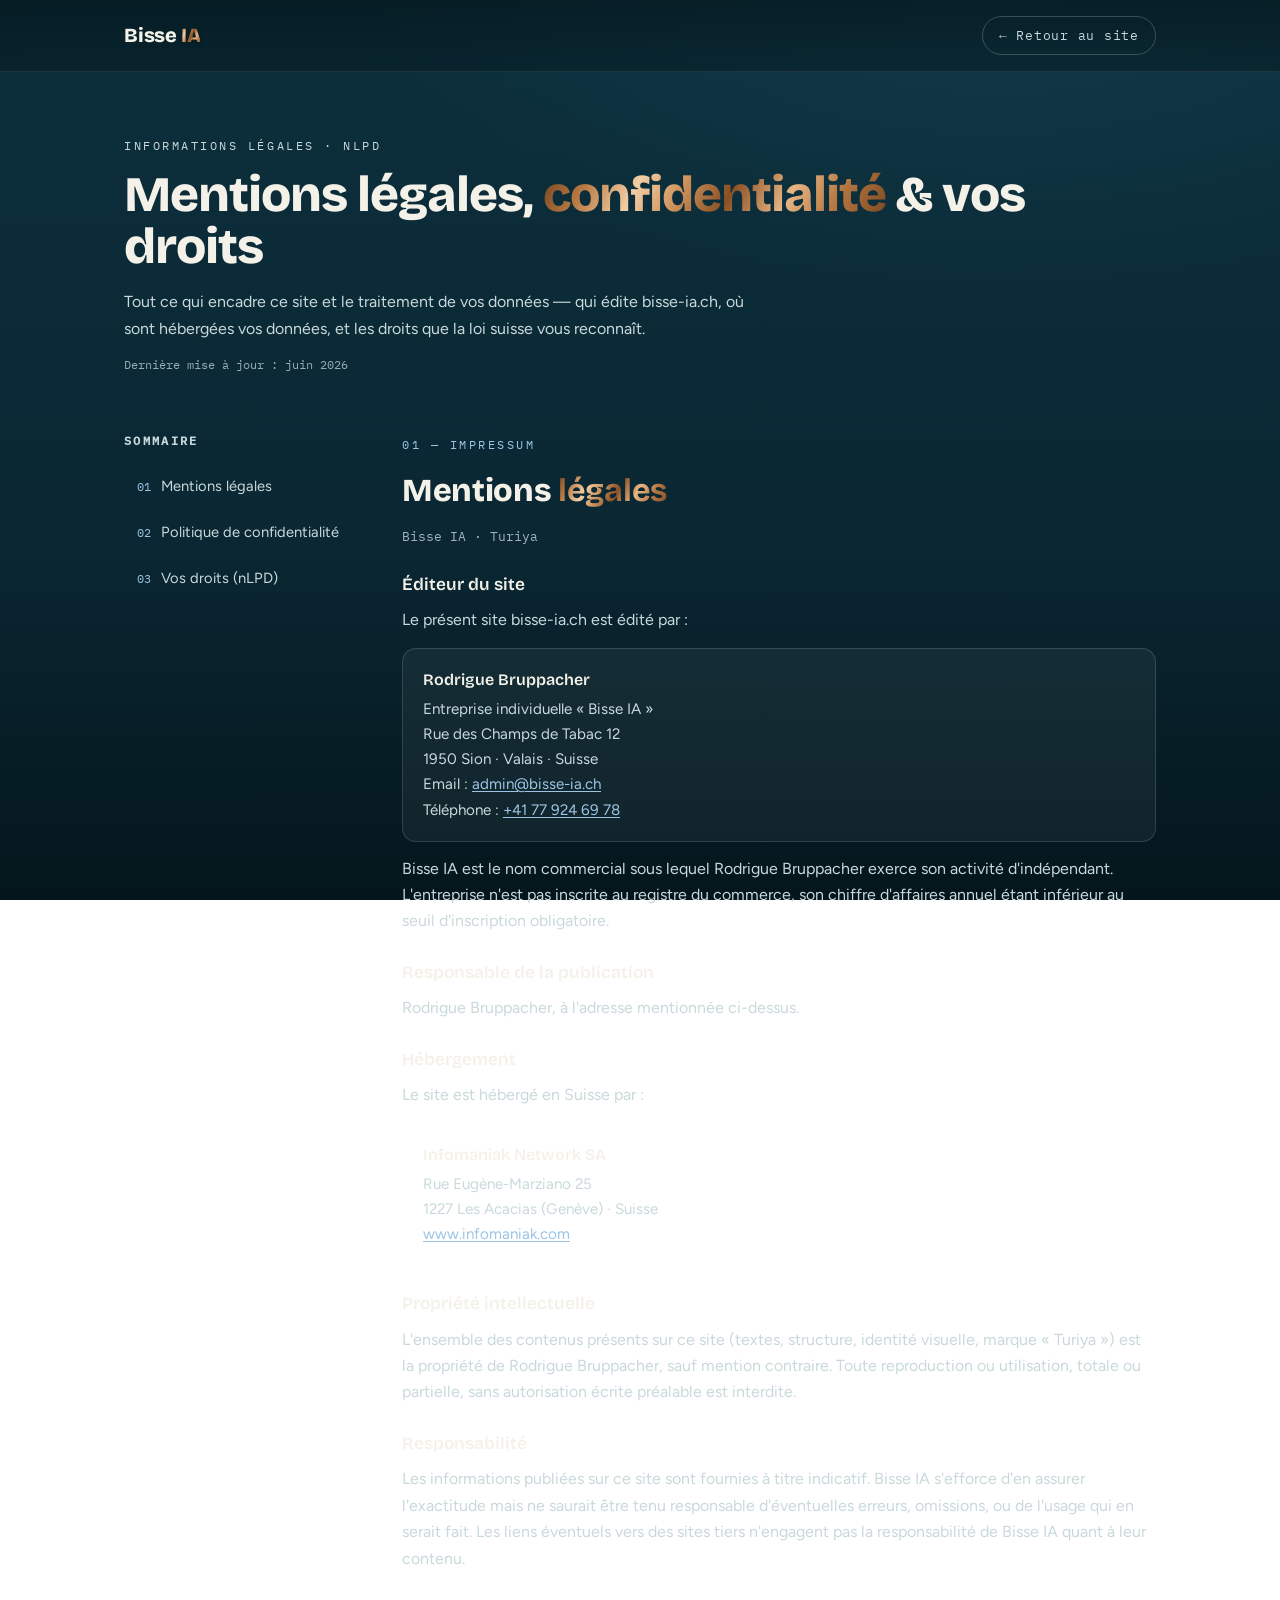
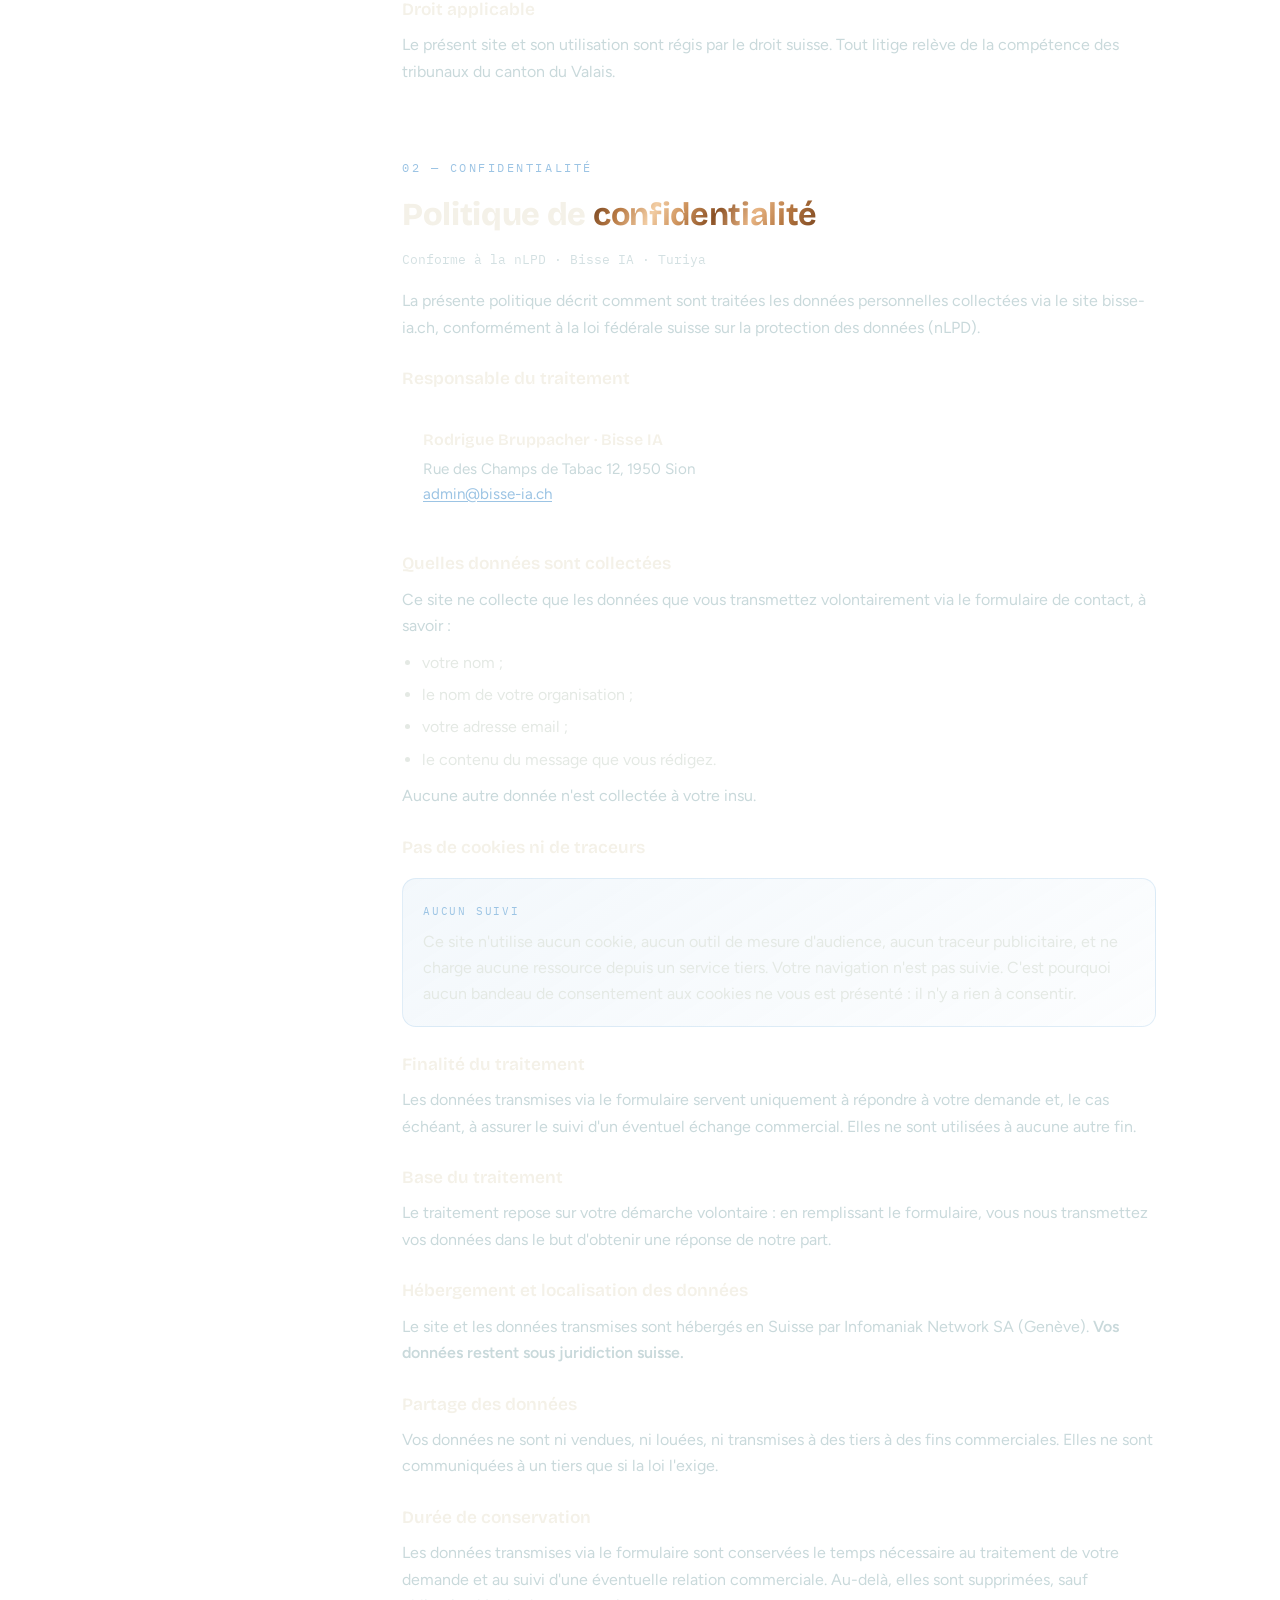
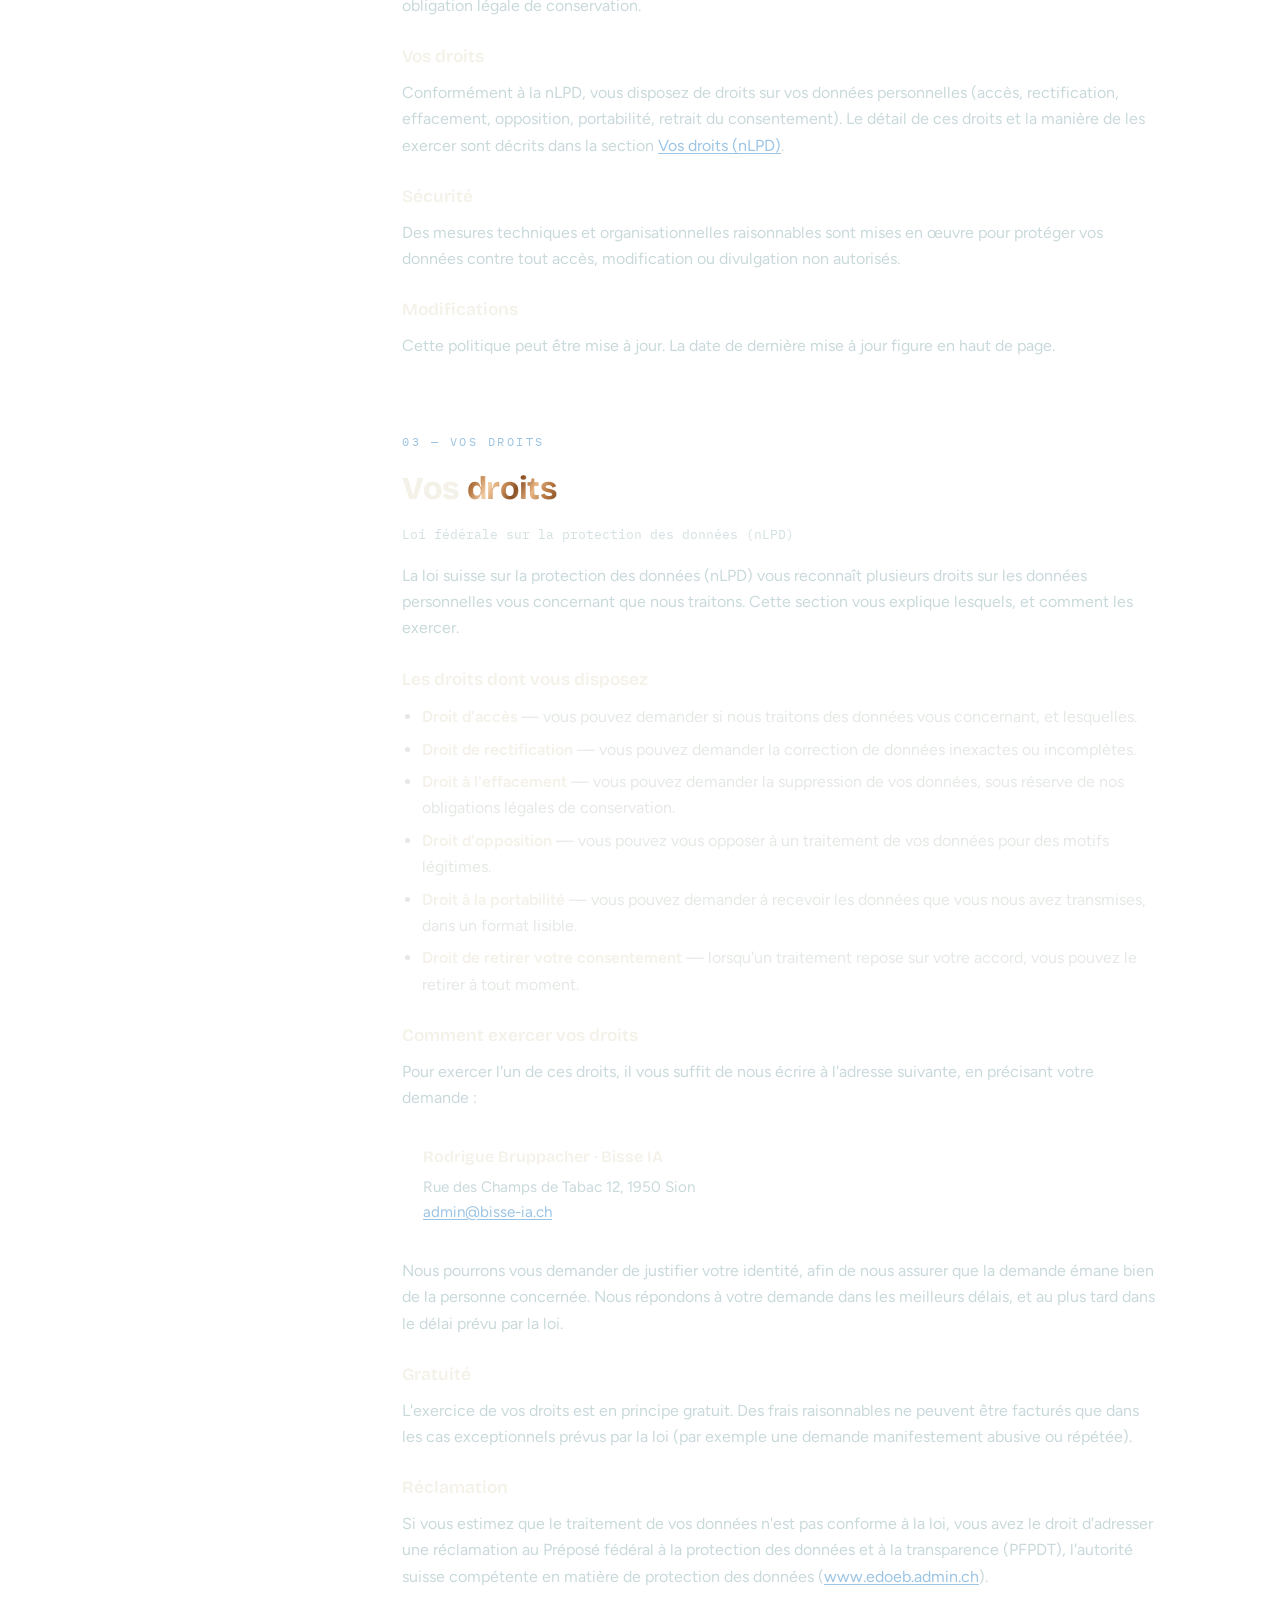
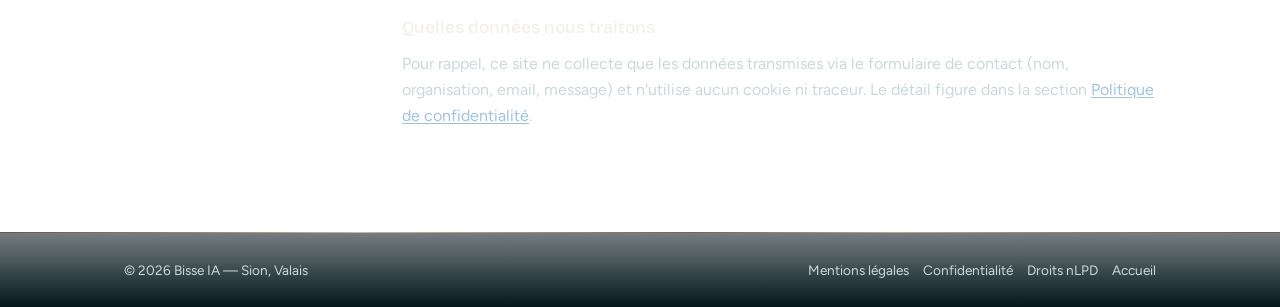
<file: mentions-legales.html>
<!DOCTYPE html>
<html lang="fr">
<head>
<meta charset="utf-8">
<meta name="viewport" content="width=device-width, initial-scale=1">
<title>Mentions légales, confidentialité & vos droits — Bisse IA</title>
<meta name="description" content="Informations légales de bisse-ia.ch : éditeur, hébergement suisse, politique de confidentialité conforme nLPD et vos droits sur vos données.">
<link rel="stylesheet" href="fonts.css"><link rel="icon" type="image/png" href="favicon-128.png" sizes="128x128"><link rel="apple-touch-icon" href="apple-touch-icon.png">
<style>
  :root{
    --petrole:#0C2F3C; --petrole-noir:#04161C; --ivoire:#F4F1E8;
    --ivoire-2:#C9D9DB; --ivoire-3:#E4E9E4; --web:#9CC4E4;
    --sans:'Figtree',system-ui,sans-serif; --display:'Bricolage Grotesque',sans-serif; --mono:'IBM Plex Mono',monospace;
    --gold:linear-gradient(118deg,#6E3E1C 0%,#B87A44 14%,#F2CDA4 28%,#D0955E 40%,#8A5024 54%,#E8B584 70%,#B4753F 84%,#7A4620 100%);
  }
  *{margin:0;padding:0;box-sizing:border-box}
  html{scroll-behavior:smooth}
  @media (prefers-reduced-motion:reduce){html{scroll-behavior:auto}}
  body{
    font-family:var(--sans);color:var(--ivoire);line-height:1.65;
    background:
      radial-gradient(1100px 620px at 78% -8%, #123a49 0%, rgba(18,58,73,0) 60%),
      linear-gradient(180deg,var(--petrole) 0%,#0a2733 60%,var(--petrole-noir) 100%);
    background-attachment:fixed;min-height:100vh;
    -webkit-font-smoothing:antialiased;
  }
  a{color:var(--ivoire);text-decoration:none;transition:color .2s}
  .wrap{max-width:1080px;margin:0 auto;padding:0 24px}
  .k-label{font-family:var(--mono);font-size:.72rem;letter-spacing:.22em;text-transform:uppercase;color:var(--web)}

  /* header */
  header.nav{position:sticky;top:0;z-index:10;backdrop-filter:blur(14px);background:linear-gradient(180deg,rgba(4,22,28,.72),rgba(4,22,28,.42));border-bottom:1px solid rgba(255,255,255,.10)}
  header.nav .wrap{display:flex;align-items:center;gap:14px;padding-top:16px;padding-bottom:16px;flex-wrap:wrap}
  .brand{font-family:var(--display);font-weight:800;font-size:1.25rem;letter-spacing:-.01em;margin-right:auto;color:var(--ivoire)}
  .brand span{background-image:var(--gold);-webkit-background-clip:text;background-clip:text;color:transparent;-webkit-text-fill-color:transparent;filter:drop-shadow(0 1px 2px rgba(4,22,28,.6))}
  .back{font-family:var(--mono);font-size:.8rem;letter-spacing:.06em;color:var(--ivoire-2);border:1px solid rgba(255,255,255,.20);border-radius:999px;padding:8px 16px}
  .back:hover{color:var(--ivoire);border-color:rgba(255,255,255,.42);background:rgba(255,255,255,.06)}

  /* hero */
  .legal-hero{padding:64px 0 20px}
  .legal-hero h1{font-family:var(--display);font-weight:800;font-size:clamp(2rem,4.6vw,3.1rem);line-height:1.05;letter-spacing:-.02em;margin:14px 0 16px}
  .legal-hero h1 b{background-image:var(--gold);-webkit-background-clip:text;background-clip:text;color:transparent;-webkit-text-fill-color:transparent;font-weight:800}
  .legal-hero p{max-width:64ch;color:var(--ivoire-2)}
  .updated{font-family:var(--mono);font-size:.78rem;color:var(--ivoire-2);opacity:.75;margin-top:12px}

  /* grid + toc */
  .legal-grid{display:grid;grid-template-columns:230px 1fr;gap:48px;padding:36px 0 40px;align-items:start}
  .toc{position:sticky;top:96px}
  .toc h2{font-family:var(--mono);font-size:.72rem;letter-spacing:.2em;text-transform:uppercase;color:var(--ivoire-2);margin-bottom:14px}
  .toc ol{list-style:none;counter-reset:t;display:flex;flex-direction:column;gap:2px}
  .toc li{counter-increment:t}
  .toc a{display:block;padding:9px 12px;border-radius:10px;color:var(--ivoire-2);font-size:.92rem;border:1px solid transparent}
  .toc a::before{content:counter(t,decimal-leading-zero);font-family:var(--mono);font-size:.72rem;color:var(--web);margin-right:10px}
  .toc a:hover{color:var(--ivoire);background:rgba(255,255,255,.06);border-color:rgba(255,255,255,.12)}

  .legal-body{min-width:0}
  .legal-section{scroll-margin-top:96px;padding:26px 0 34px;border-top:1px solid rgba(255,255,255,.10)}
  .legal-section:first-child{border-top:0;padding-top:0}
  .legal-section h2{font-family:var(--display);font-weight:800;font-size:clamp(1.5rem,3vw,2rem);letter-spacing:-.01em;margin:8px 0 6px}
  .legal-section h2 b{background-image:var(--gold);-webkit-background-clip:text;background-clip:text;color:transparent;-webkit-text-fill-color:transparent}
  .legal-section .sub{font-family:var(--mono);font-size:.8rem;color:var(--ivoire-2);opacity:.8;margin-bottom:18px}
  .legal-section h3{font-family:var(--display);font-weight:600;font-size:1.08rem;margin:24px 0 8px;color:var(--ivoire)}
  .legal-section p{color:var(--ivoire-2);margin:8px 0}
  .legal-section a{color:var(--web);text-decoration:underline;text-underline-offset:2px}
  .legal-section a:hover{color:#c4dcf2}
  .legal-section ul{margin:10px 0 10px 2px;padding-left:18px;color:var(--ivoire-3)}
  .legal-section li{margin:6px 0}
  .legal-section li b{color:var(--ivoire)}
  .info-card{margin:14px 0;background:rgba(255,255,255,.05);border:1px solid rgba(255,255,255,.14);border-radius:14px;padding:18px 20px}
  .ic-name{font-family:var(--display);font-weight:600;color:var(--ivoire);margin-bottom:4px}
  .ic-line{color:var(--ivoire-2);font-size:.95rem}
  .ic-line a{color:var(--web)}
  .callout{margin:16px 0;background:linear-gradient(148deg,rgba(156,196,228,.12),rgba(156,196,228,.03));border:1px solid rgba(156,196,228,.28);border-radius:14px;padding:18px 20px}
  .callout .ck{display:inline-block;font-family:var(--mono);font-size:.7rem;letter-spacing:.16em;text-transform:uppercase;color:var(--web);margin-bottom:8px}
  .callout p{color:var(--ivoire-3);margin:0}

  /* footer */
  footer.ft{margin-top:20px;background:linear-gradient(180deg,rgba(4,22,28,.55),var(--petrole-noir))}
  footer.ft .bar{display:block;height:1px;background-image:var(--gold);opacity:.7}
  footer.ft .wrap{display:flex;gap:16px;flex-wrap:wrap;align-items:center;padding-top:26px;padding-bottom:26px;font-size:.85rem;color:var(--ivoire-2)}
  footer.ft .cpr{margin-right:auto}
  footer.ft nav{display:flex;gap:14px;flex-wrap:wrap}
  footer.ft nav a{color:inherit}
  footer.ft nav a:hover{color:var(--ivoire)}

  @media(max-width:820px){
    .legal-grid{grid-template-columns:1fr;gap:24px}
    .toc{position:static}
    .toc ol{flex-direction:row;flex-wrap:wrap}
    .legal-hero{padding-top:40px}
  }
</style>
</head>
<body>

<header class="nav">
  <div class="wrap">
    <a class="brand" href="index.html#accueil">Bisse <span>IA</span></a>
    <a class="back" href="index.html#accueil">← Retour au site</a>
  </div>
</header>

<header class="legal-hero">
  <div class="wrap">
    <p class="k-label">Informations légales · nLPD</p>
    <h1>Mentions légales, <b>confidentialité</b> &amp; vos droits</h1>
    <p>Tout ce qui encadre ce site et le traitement de vos données — qui édite bisse-ia.ch, où sont hébergées vos données, et les droits que la loi suisse vous reconnaît.</p>
    <p class="updated">Dernière mise à jour : juin 2026</p>
  </div>
</header>

<div class="wrap">
  <div class="legal-grid">
    <nav class="toc" aria-label="Sommaire">
      <h2>Sommaire</h2>
      <ol>
        <li><a href="#impressum">Mentions légales</a></li>
        <li><a href="#confidentialite">Politique de confidentialité</a></li>
        <li><a href="#droits">Vos droits (nLPD)</a></li>
      </ol>
    </nav>

    <main class="legal-body">

      <!-- ════ MENTIONS LÉGALES ════ -->
      <section class="legal-section" id="impressum" aria-labelledby="impressum-h">
        <span class="k-label">01 — Impressum</span>
        <h2 id="impressum-h">Mentions <b>légales</b></h2>
        <p class="sub">Bisse IA · Turiya</p>

        <h3>Éditeur du site</h3>
        <p>Le présent site bisse-ia.ch est édité par :</p>
        <div class="info-card">
          <div class="ic-name">Rodrigue Bruppacher</div>
          <div class="ic-line">
            Entreprise individuelle «&nbsp;Bisse IA&nbsp;»<br />
            Rue des Champs de Tabac 12<br />
            1950 Sion · Valais · Suisse<br />
            Email : <a href="mailto:admin@bisse-ia.ch">admin@bisse-ia.ch</a><br />
            Téléphone : <a href="tel:+41779246978">+41 77 924 69 78</a>
          </div>
        </div>
        <p>Bisse IA est le nom commercial sous lequel Rodrigue Bruppacher exerce son activité d'indépendant. L'entreprise n'est pas inscrite au registre du commerce, son chiffre d'affaires annuel étant inférieur au seuil d'inscription obligatoire.</p>

        <h3>Responsable de la publication</h3>
        <p>Rodrigue Bruppacher, à l'adresse mentionnée ci-dessus.</p>

        <h3>Hébergement</h3>
        <p>Le site est hébergé en Suisse par :</p>
        <div class="info-card">
          <div class="ic-name">Infomaniak Network SA</div>
          <div class="ic-line">
            Rue Eugène-Marziano 25<br />
            1227 Les Acacias (Genève) · Suisse<br />
            <a href="https://www.infomaniak.com" rel="noopener">www.infomaniak.com</a>
          </div>
        </div>

        <h3>Propriété intellectuelle</h3>
        <p>L'ensemble des contenus présents sur ce site (textes, structure, identité visuelle, marque «&nbsp;Turiya&nbsp;») est la propriété de Rodrigue Bruppacher, sauf mention contraire. Toute reproduction ou utilisation, totale ou partielle, sans autorisation écrite préalable est interdite.</p>

        <h3>Responsabilité</h3>
        <p>Les informations publiées sur ce site sont fournies à titre indicatif. Bisse IA s'efforce d'en assurer l'exactitude mais ne saurait être tenu responsable d'éventuelles erreurs, omissions, ou de l'usage qui en serait fait. Les liens éventuels vers des sites tiers n'engagent pas la responsabilité de Bisse IA quant à leur contenu.</p>

        <h3>Droit applicable</h3>
        <p>Le présent site et son utilisation sont régis par le droit suisse. Tout litige relève de la compétence des tribunaux du canton du Valais.</p>
      </section>

      <!-- ════ CONFIDENTIALITÉ ════ -->
      <section class="legal-section" id="confidentialite" aria-labelledby="confidentialite-h">
        <span class="k-label">02 — Confidentialité</span>
        <h2 id="confidentialite-h">Politique de <b>confidentialité</b></h2>
        <p class="sub">Conforme à la nLPD · Bisse IA · Turiya</p>
        <p>La présente politique décrit comment sont traitées les données personnelles collectées via le site bisse-ia.ch, conformément à la loi fédérale suisse sur la protection des données (nLPD).</p>

        <h3>Responsable du traitement</h3>
        <div class="info-card">
          <div class="ic-name">Rodrigue Bruppacher · Bisse IA</div>
          <div class="ic-line">
            Rue des Champs de Tabac 12, 1950 Sion<br />
            <a href="mailto:admin@bisse-ia.ch">admin@bisse-ia.ch</a>
          </div>
        </div>

        <h3>Quelles données sont collectées</h3>
        <p>Ce site ne collecte que les données que vous transmettez volontairement via le formulaire de contact, à savoir :</p>
        <ul>
          <li>votre nom ;</li>
          <li>le nom de votre organisation ;</li>
          <li>votre adresse email ;</li>
          <li>le contenu du message que vous rédigez.</li>
        </ul>
        <p>Aucune autre donnée n'est collectée à votre insu.</p>

        <h3>Pas de cookies ni de traceurs</h3>
        <div class="callout">
          <span class="ck">Aucun suivi</span>
          <p>Ce site n'utilise aucun cookie, aucun outil de mesure d'audience, aucun traceur publicitaire, et ne charge aucune ressource depuis un service tiers. Votre navigation n'est pas suivie. C'est pourquoi aucun bandeau de consentement aux cookies ne vous est présenté : il n'y a rien à consentir.</p>
        </div>

        <h3>Finalité du traitement</h3>
        <p>Les données transmises via le formulaire servent uniquement à répondre à votre demande et, le cas échéant, à assurer le suivi d'un éventuel échange commercial. Elles ne sont utilisées à aucune autre fin.</p>

        <h3>Base du traitement</h3>
        <p>Le traitement repose sur votre démarche volontaire : en remplissant le formulaire, vous nous transmettez vos données dans le but d'obtenir une réponse de notre part.</p>

        <h3>Hébergement et localisation des données</h3>
        <p>Le site et les données transmises sont hébergés en Suisse par Infomaniak Network SA (Genève). <strong>Vos données restent sous juridiction suisse.</strong></p>

        <h3>Partage des données</h3>
        <p>Vos données ne sont ni vendues, ni louées, ni transmises à des tiers à des fins commerciales. Elles ne sont communiquées à un tiers que si la loi l'exige.</p>

        <h3>Durée de conservation</h3>
        <p>Les données transmises via le formulaire sont conservées le temps nécessaire au traitement de votre demande et au suivi d'une éventuelle relation commerciale. Au-delà, elles sont supprimées, sauf obligation légale de conservation.</p>

        <h3>Vos droits</h3>
        <p>Conformément à la nLPD, vous disposez de droits sur vos données personnelles (accès, rectification, effacement, opposition, portabilité, retrait du consentement). Le détail de ces droits et la manière de les exercer sont décrits dans la section <a href="#droits">Vos droits (nLPD)</a>.</p>

        <h3>Sécurité</h3>
        <p>Des mesures techniques et organisationnelles raisonnables sont mises en œuvre pour protéger vos données contre tout accès, modification ou divulgation non autorisés.</p>

        <h3>Modifications</h3>
        <p>Cette politique peut être mise à jour. La date de dernière mise à jour figure en haut de page.</p>
      </section>

      <!-- ════ DROITS nLPD ════ -->
      <section class="legal-section" id="droits" aria-labelledby="droits-h">
        <span class="k-label">03 — Vos droits</span>
        <h2 id="droits-h">Vos <b>droits</b></h2>
        <p class="sub">Loi fédérale sur la protection des données (nLPD)</p>
        <p>La loi suisse sur la protection des données (nLPD) vous reconnaît plusieurs droits sur les données personnelles vous concernant que nous traitons. Cette section vous explique lesquels, et comment les exercer.</p>

        <h3>Les droits dont vous disposez</h3>
        <ul>
          <li><b>Droit d'accès</b> — vous pouvez demander si nous traitons des données vous concernant, et lesquelles.</li>
          <li><b>Droit de rectification</b> — vous pouvez demander la correction de données inexactes ou incomplètes.</li>
          <li><b>Droit à l'effacement</b> — vous pouvez demander la suppression de vos données, sous réserve de nos obligations légales de conservation.</li>
          <li><b>Droit d'opposition</b> — vous pouvez vous opposer à un traitement de vos données pour des motifs légitimes.</li>
          <li><b>Droit à la portabilité</b> — vous pouvez demander à recevoir les données que vous nous avez transmises, dans un format lisible.</li>
          <li><b>Droit de retirer votre consentement</b> — lorsqu'un traitement repose sur votre accord, vous pouvez le retirer à tout moment.</li>
        </ul>

        <h3>Comment exercer vos droits</h3>
        <p>Pour exercer l'un de ces droits, il vous suffit de nous écrire à l'adresse suivante, en précisant votre demande :</p>
        <div class="info-card">
          <div class="ic-name">Rodrigue Bruppacher · Bisse IA</div>
          <div class="ic-line">
            Rue des Champs de Tabac 12, 1950 Sion<br />
            <a href="mailto:admin@bisse-ia.ch">admin@bisse-ia.ch</a>
          </div>
        </div>
        <p>Nous pourrons vous demander de justifier votre identité, afin de nous assurer que la demande émane bien de la personne concernée. Nous répondons à votre demande dans les meilleurs délais, et au plus tard dans le délai prévu par la loi.</p>

        <h3>Gratuité</h3>
        <p>L'exercice de vos droits est en principe gratuit. Des frais raisonnables ne peuvent être facturés que dans les cas exceptionnels prévus par la loi (par exemple une demande manifestement abusive ou répétée).</p>

        <h3>Réclamation</h3>
        <p>Si vous estimez que le traitement de vos données n'est pas conforme à la loi, vous avez le droit d'adresser une réclamation au Préposé fédéral à la protection des données et à la transparence (PFPDT), l'autorité suisse compétente en matière de protection des données (<a href="https://www.edoeb.admin.ch" rel="noopener">www.edoeb.admin.ch</a>).</p>

        <h3>Quelles données nous traitons</h3>
        <p>Pour rappel, ce site ne collecte que les données transmises via le formulaire de contact (nom, organisation, email, message) et n'utilise aucun cookie ni traceur. Le détail figure dans la section <a href="#confidentialite">Politique de confidentialité</a>.</p>
      </section>

    </main>
  </div>
</div>

<footer class="ft">
  <span aria-hidden="true" class="bar"></span>
  <div class="wrap">
    <span class="cpr">© 2026 Bisse IA — Sion, Valais</span>
    <nav aria-label="Informations légales">
      <a href="#impressum">Mentions légales</a>
      <a href="#confidentialite">Confidentialité</a>
      <a href="#droits">Droits nLPD</a>
      <a href="index.html#accueil">Accueil</a>
    </nav>
  </div>
</footer>

</body>
</html>
</file>
<file: fonts.css>
/* Polices auto-hébergées — zéro requête tierce (souveraineté / nLPD). */
@font-face{font-family:'Bricolage Grotesque';src:url('fonts/bricolage-grotesque-var.woff2') format('woff2');font-weight:400 800;font-style:normal;font-display:swap}
@font-face{font-family:'Figtree';src:url('fonts/figtree-var.woff2') format('woff2');font-weight:400 600;font-style:normal;font-display:swap}
@font-face{font-family:'IBM Plex Mono';src:url('fonts/ibm-plex-mono-400.woff2') format('woff2');font-weight:400;font-style:normal;font-display:swap}
@font-face{font-family:'IBM Plex Mono';src:url('fonts/ibm-plex-mono-500.woff2') format('woff2');font-weight:500;font-style:normal;font-display:swap}
</file>
